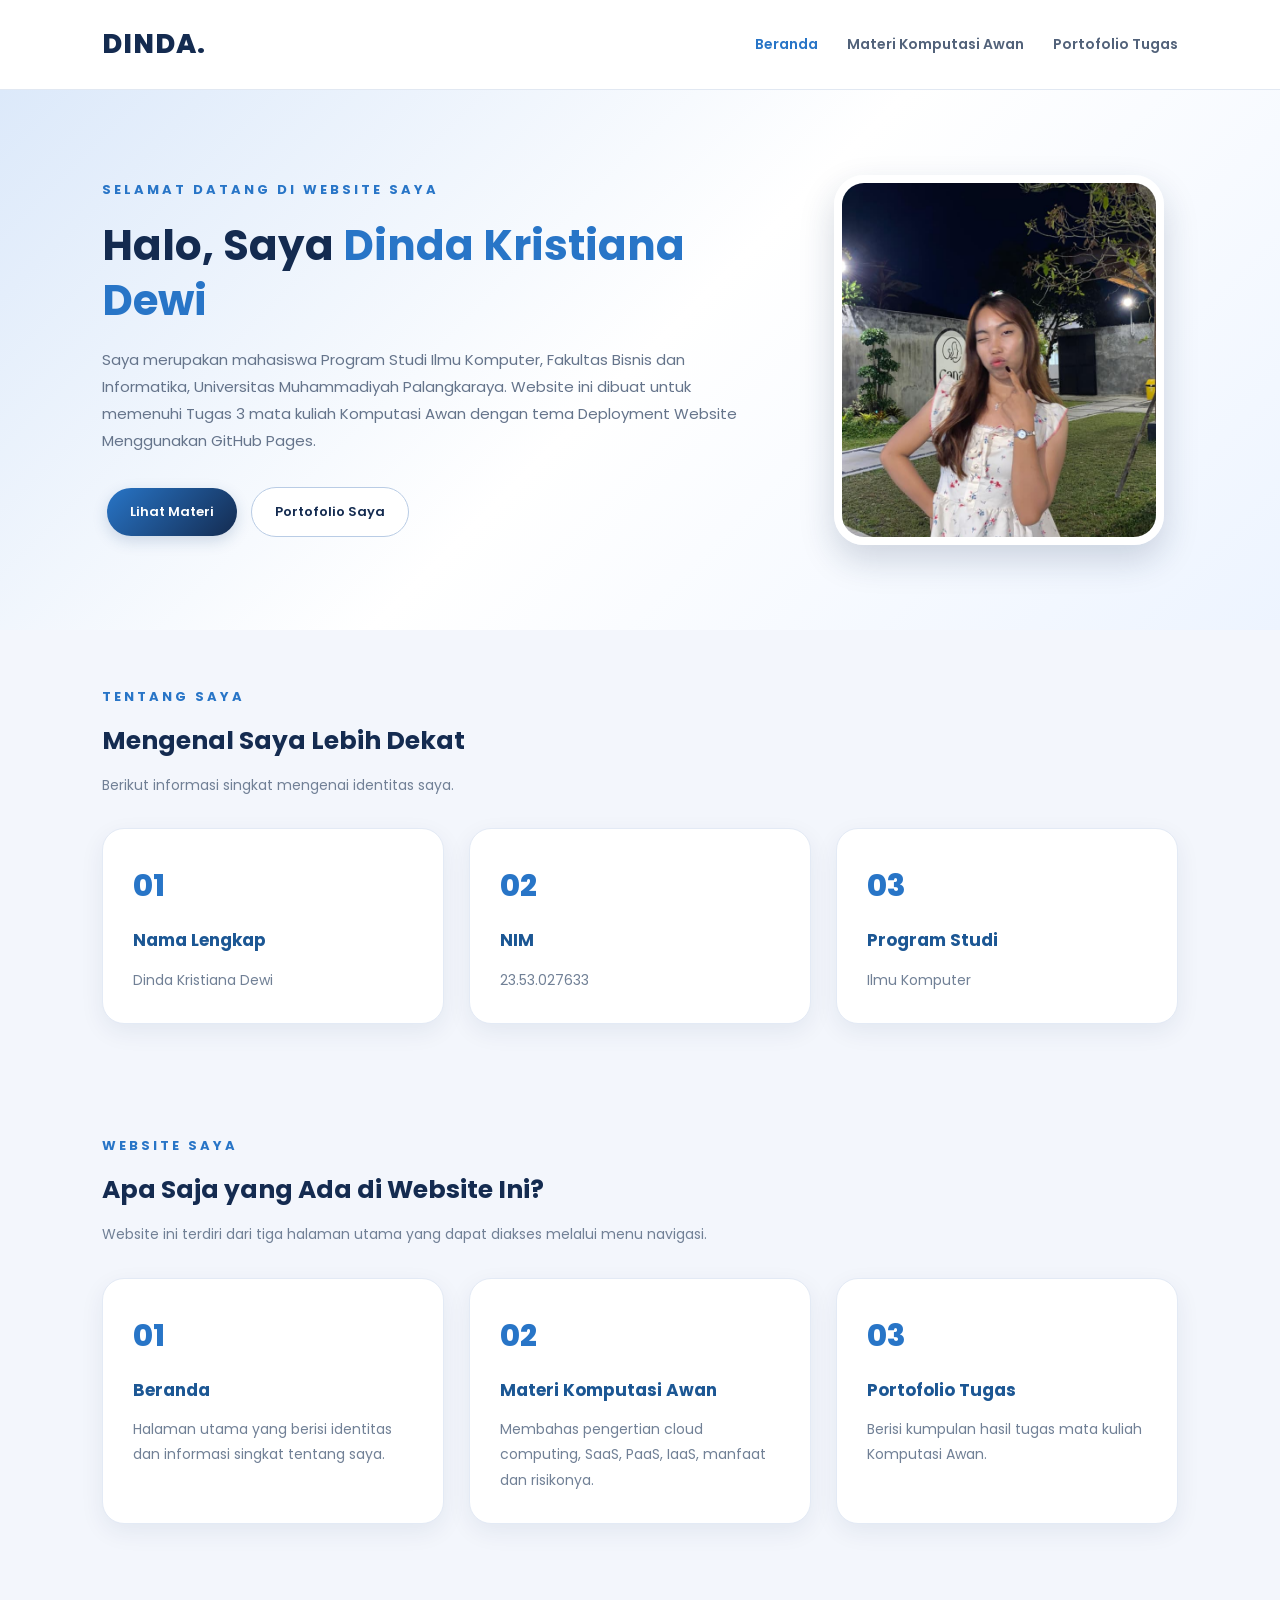
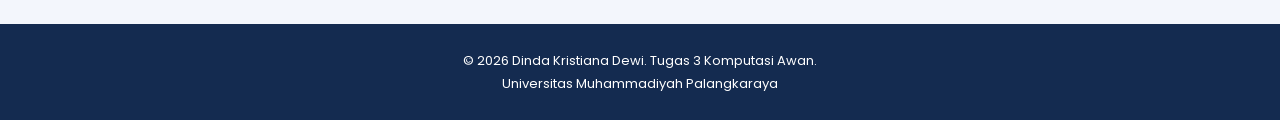
<file: index.html>
<!DOCTYPE html>
<html lang="id">
<head>
    <meta charset="UTF-8">
    <meta name="viewport" content="width=device-width, initial-scale=1.0">

    <title>Beranda | Dinda Kristiana Dewi</title>

    <!-- Menghubungkan CSS -->
    <link rel="stylesheet" href="Aset/Css/style.css">
</head>

<body>

    <!-- BAGIAN HEADER -->
    <header>
        <a href="index.html" class="brand">DINDA.</a>

        <nav>
            <a href="index.html" class="active">Beranda</a>
            <a href="materi.html">Materi Komputasi Awan</a>
            <a href="portofolio.html">Portofolio Tugas</a>
        </nav>
    </header>


    <!-- BAGIAN BERANDA -->
    <section class="hero">
        <div class="hero-grid">

            <div class="hero-text">

                <p class="eyebrow">
                    SELAMAT DATANG DI WEBSITE SAYA
                </p>

                <h1>
                    Halo, Saya
                    <span>Dinda Kristiana Dewi</span>
                </h1>

                <p class="lead">
                    Saya merupakan mahasiswa Program Studi
                    Ilmu Komputer, Fakultas Bisnis dan Informatika,
                    Universitas Muhammadiyah Palangkaraya.

                    Website ini dibuat untuk memenuhi Tugas 3
                    mata kuliah Komputasi Awan dengan tema
                    Deployment Website Menggunakan GitHub Pages.
                </p>

                <div class="actions">
                    <a href="materi.html" class="btn">
                        Lihat Materi
                    </a>

                    <a href="portofolio.html" class="btn btn-outline">
                        Portofolio Saya
                    </a>
                </div>

            </div>


            <!-- FOTO PROFIL -->
            <div class="profile-wrap">
    <img src="./Aset/Image/Dinda.jpeg"
         alt="Foto Dinda Kristiana Dewi">
</div>

        </div>
    </section>


    <!-- BAGIAN TENTANG SAYA -->
    <section class="section">

        <p class="eyebrow">TENTANG SAYA</p>

        <h2 class="section-title">
            Mengenal Saya Lebih Dekat
        </h2>

        <p class="section-desc">
            Berikut informasi singkat mengenai identitas saya.
        </p>

        <div class="cards">

            <div class="card">
                <div class="number">01</div>
                <h3>Nama Lengkap</h3>
                <p>Dinda Kristiana Dewi</p>
            </div>

            <div class="card">
                <div class="number">02</div>
                <h3>NIM</h3>
                <p>23.53.027633</p>
            </div>

            <div class="card">
                <div class="number">03</div>
                <h3>Program Studi</h3>
                <p>Ilmu Komputer</p>
            </div>

        </div>

    </section>


    <!-- BAGIAN INFORMASI WEBSITE -->
    <section class="section">

        <p class="eyebrow">WEBSITE SAYA</p>

        <h2 class="section-title">
            Apa Saja yang Ada di Website Ini?
        </h2>

        <p class="section-desc">
            Website ini terdiri dari tiga halaman utama
            yang dapat diakses melalui menu navigasi.
        </p>

        <div class="cards">

            <div class="card">
                <div class="number">01</div>
                <h3>Beranda</h3>
                <p>
                    Halaman utama yang berisi identitas
                    dan informasi singkat tentang saya.
                </p>
            </div>

            <div class="card">
                <div class="number">02</div>
                <h3>Materi Komputasi Awan</h3>
                <p>
                    Membahas pengertian cloud computing,
                    SaaS, PaaS, IaaS, manfaat dan risikonya.
                </p>
            </div>

            <div class="card">
                <div class="number">03</div>
                <h3>Portofolio Tugas</h3>
                <p>
                    Berisi kumpulan hasil tugas mata kuliah
                    Komputasi Awan.
                </p>
            </div>

        </div>

    </section>


    <!-- BAGIAN FOOTER -->
    <footer>
        <p>
            © 2026 Dinda Kristiana Dewi.
            Tugas 3 Komputasi Awan.
        </p>

        <p>
            Universitas Muhammadiyah Palangkaraya
        </p>
    </footer>

</body>
</html>
</file>
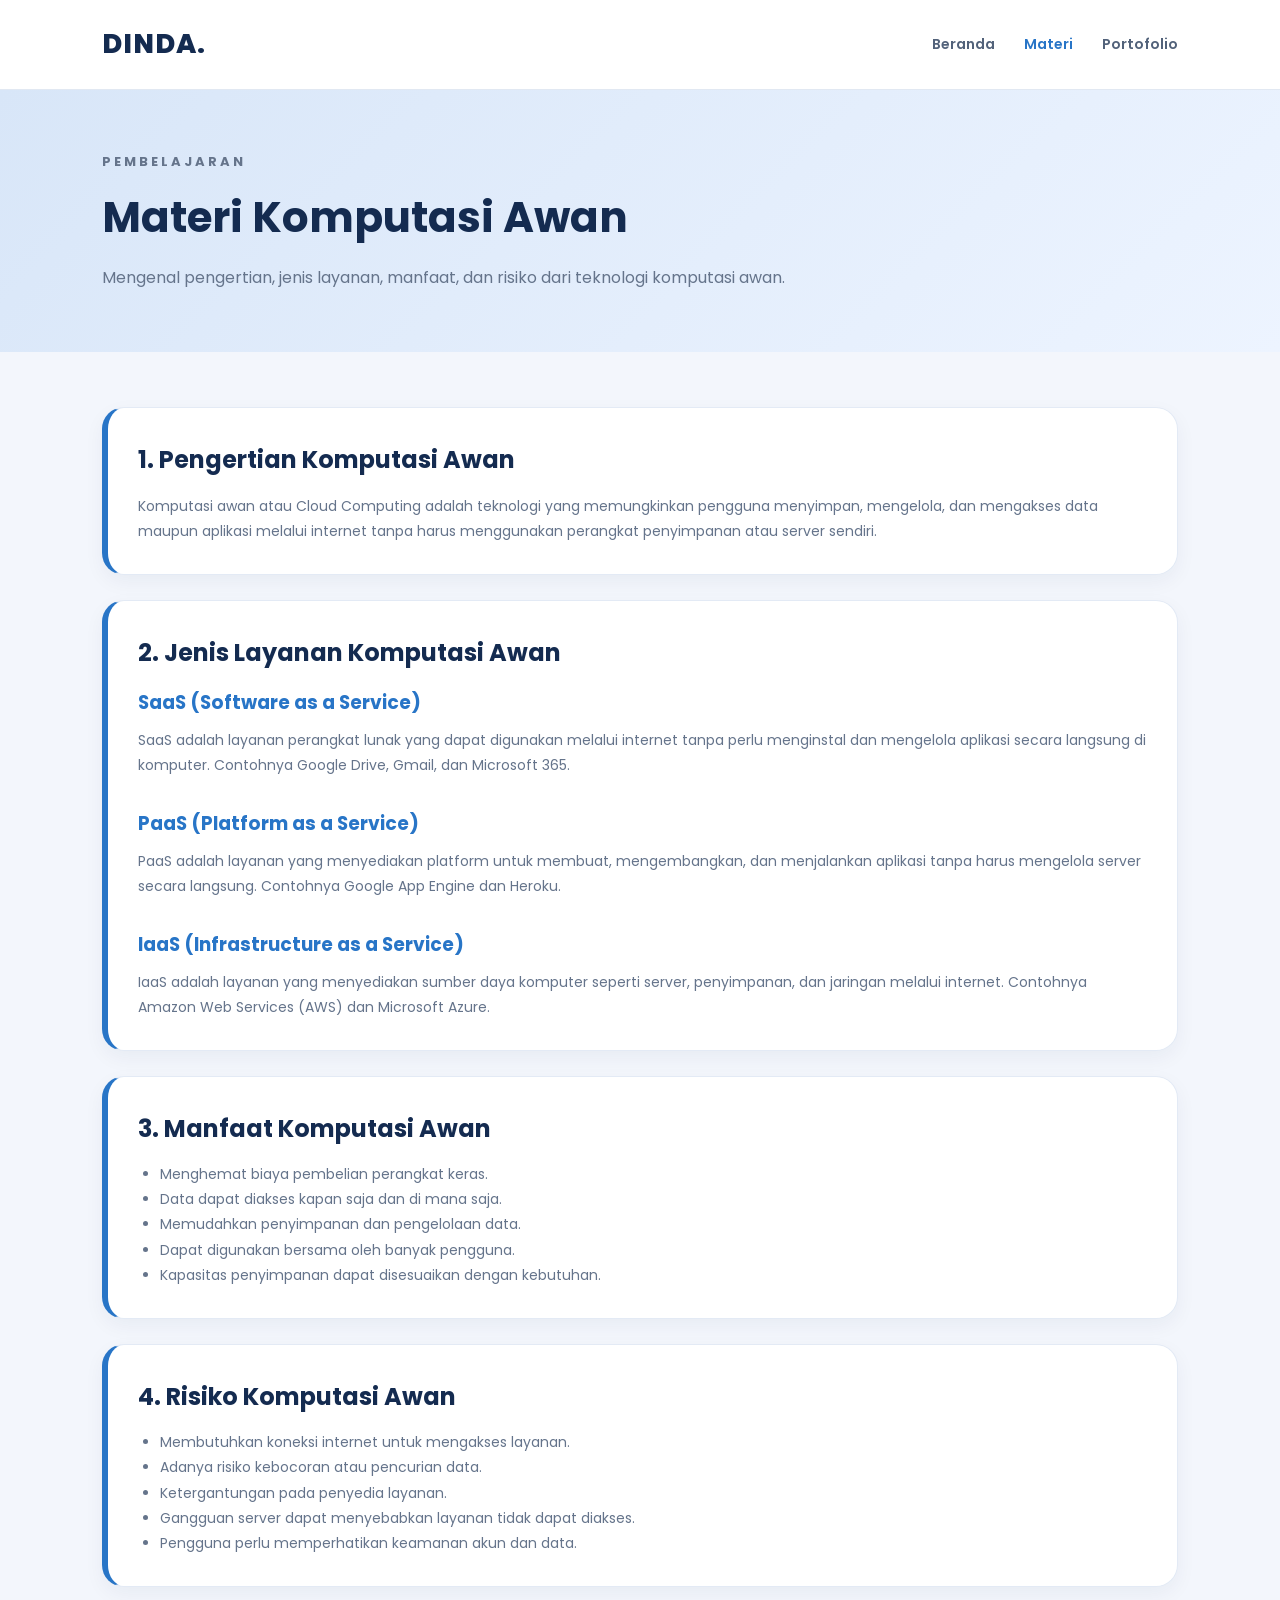
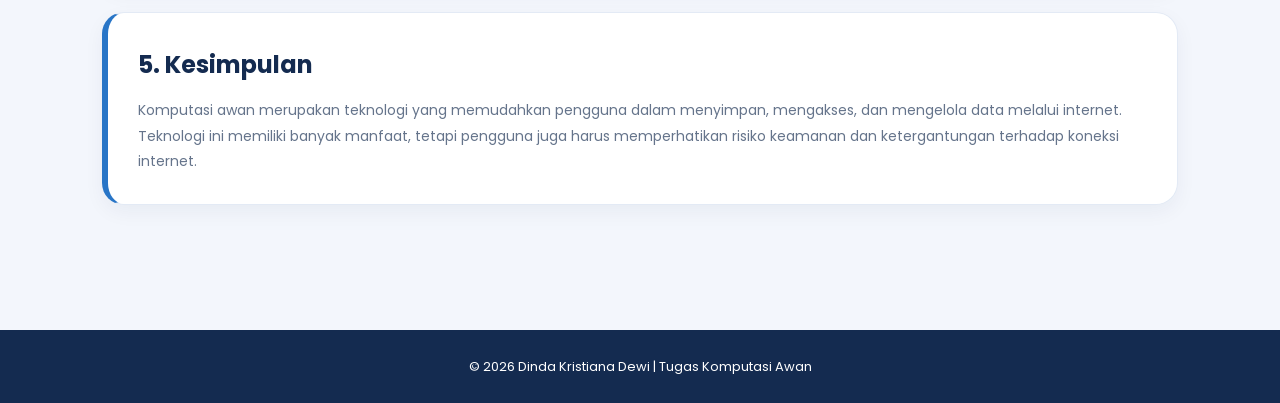
<file: materi.html>
<!DOCTYPE html>
<html lang="id">
<head>
    <meta charset="UTF-8">
    <meta name="viewport" content="width=device-width, initial-scale=1.0">
    <title>Materi Komputasi Awan - Dinda</title>
    <link rel="stylesheet" href="Aset/Css/style.css">
</head>
<body>

    <!-- HEADER -->
    <header>
        <a href="index.html" class="brand">DINDA.</a>

        <nav>
            <a href="index.html">Beranda</a>
            <a href="materi.html" class="active">Materi</a>
            <a href="portofolio.html">Portofolio</a>
        </nav>
    </header>

    <!-- JUDUL HALAMAN -->
    <section class="page-head">
        <p class="eyebrow">PEMBELAJARAN</p>
        <h1>Materi Komputasi Awan</h1>
        <p>
            Mengenal pengertian, jenis layanan, manfaat, dan risiko
            dari teknologi komputasi awan.
        </p>
    </section>

    <!-- ISI MATERI -->
    <main class="container">

        <div class="content-box">
            <h2>1. Pengertian Komputasi Awan</h2>
            <p>
                Komputasi awan atau Cloud Computing adalah teknologi
                yang memungkinkan pengguna menyimpan, mengelola, dan
                mengakses data maupun aplikasi melalui internet tanpa
                harus menggunakan perangkat penyimpanan atau server
                sendiri.
            </p>
        </div>

        <div class="content-box">
            <h2>2. Jenis Layanan Komputasi Awan</h2>

            <h3>SaaS (Software as a Service)</h3>
            <p>
                SaaS adalah layanan perangkat lunak yang dapat digunakan
                melalui internet tanpa perlu menginstal dan mengelola
                aplikasi secara langsung di komputer.
                Contohnya Google Drive, Gmail, dan Microsoft 365.
            </p>

            <br>

            <h3>PaaS (Platform as a Service)</h3>
            <p>
                PaaS adalah layanan yang menyediakan platform untuk
                membuat, mengembangkan, dan menjalankan aplikasi
                tanpa harus mengelola server secara langsung.
                Contohnya Google App Engine dan Heroku.
            </p>

            <br>

            <h3>IaaS (Infrastructure as a Service)</h3>
            <p>
                IaaS adalah layanan yang menyediakan sumber daya
                komputer seperti server, penyimpanan, dan jaringan
                melalui internet.
                Contohnya Amazon Web Services (AWS) dan Microsoft Azure.
            </p>
        </div>

        <div class="content-box">
            <h2>3. Manfaat Komputasi Awan</h2>
            <ul>
                <li>Menghemat biaya pembelian perangkat keras.</li>
                <li>Data dapat diakses kapan saja dan di mana saja.</li>
                <li>Memudahkan penyimpanan dan pengelolaan data.</li>
                <li>Dapat digunakan bersama oleh banyak pengguna.</li>
                <li>Kapasitas penyimpanan dapat disesuaikan dengan kebutuhan.</li>
            </ul>
        </div>

        <div class="content-box">
            <h2>4. Risiko Komputasi Awan</h2>
            <ul>
                <li>Membutuhkan koneksi internet untuk mengakses layanan.</li>
                <li>Adanya risiko kebocoran atau pencurian data.</li>
                <li>Ketergantungan pada penyedia layanan.</li>
                <li>Gangguan server dapat menyebabkan layanan tidak dapat diakses.</li>
                <li>Pengguna perlu memperhatikan keamanan akun dan data.</li>
            </ul>
        </div>

        <div class="content-box">
            <h2>5. Kesimpulan</h2>
            <p>
                Komputasi awan merupakan teknologi yang memudahkan
                pengguna dalam menyimpan, mengakses, dan mengelola
                data melalui internet. Teknologi ini memiliki banyak
                manfaat, tetapi pengguna juga harus memperhatikan
                risiko keamanan dan ketergantungan terhadap koneksi
                internet.
            </p>
        </div>

    </main>

    <!-- FOOTER -->
    <footer>
        <p>© 2026 Dinda Kristiana Dewi | Tugas Komputasi Awan</p>
    </footer>

</body>
</html>
</file>
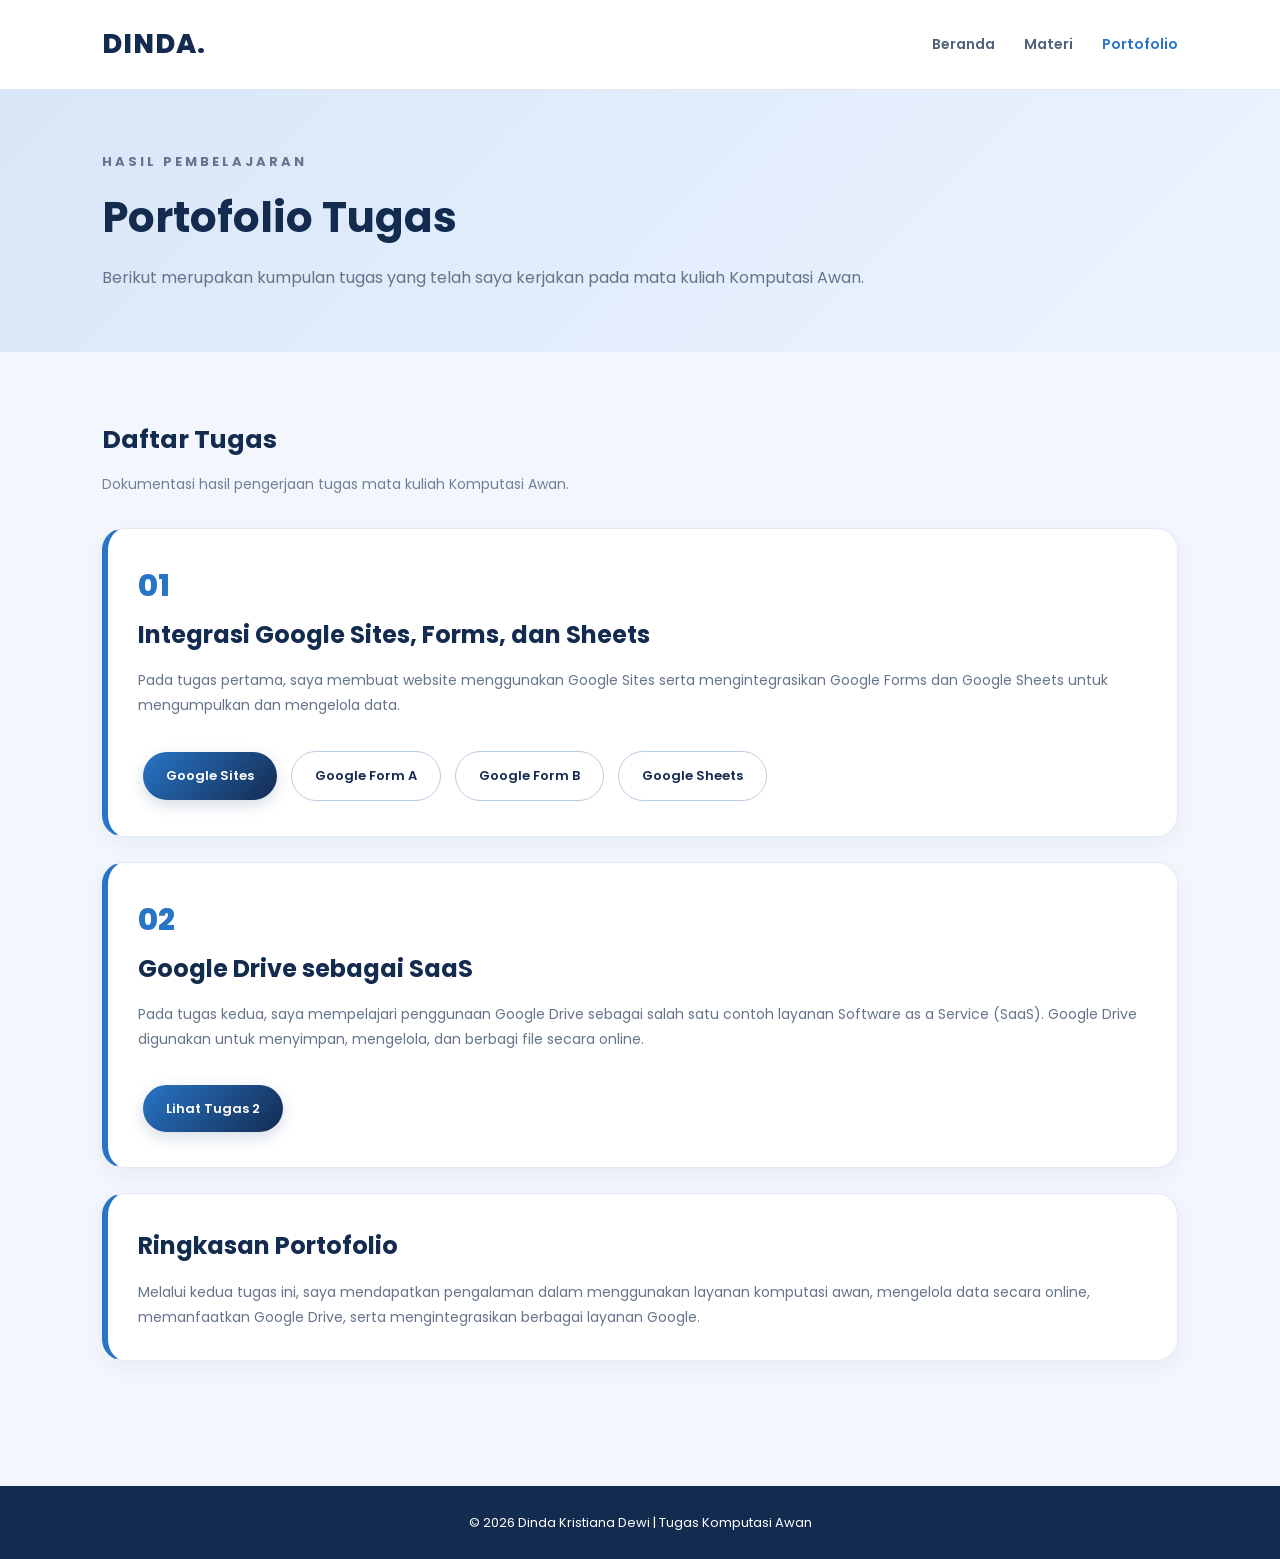
<file: portofolio.html>
<!DOCTYPE html>
<html lang="id">
<head>
    <meta charset="UTF-8">
    <meta name="viewport" content="width=device-width, initial-scale=1.0">
    <title>Portofolio Tugas - Dinda</title>
    <link rel="stylesheet" href="Aset/Css/style.css">
</head>
<body>

    <header>
        <a href="index.html" class="brand">DINDA.</a>

        <nav>
            <a href="index.html">Beranda</a>
            <a href="materi.html">Materi</a>
            <a href="portofolio.html" class="active">Portofolio</a>
        </nav>
    </header>

    <section class="page-head">
        <p class="eyebrow">HASIL PEMBELAJARAN</p>
        <h1>Portofolio Tugas</h1>
        <p>
            Berikut merupakan kumpulan tugas yang telah saya kerjakan
            pada mata kuliah Komputasi Awan.
        </p>
    </section>

    <main class="container">

        <h2 class="section-title">Daftar Tugas</h2>

        <p class="section-desc">
            Dokumentasi hasil pengerjaan tugas mata kuliah Komputasi Awan.
        </p>

        <!-- TUGAS 1 -->
        <div class="content-box">
            <div class="number">01</div>
            <h2>Integrasi Google Sites, Forms, dan Sheets</h2>

            <p>
                Pada tugas pertama, saya membuat website menggunakan
                Google Sites serta mengintegrasikan Google Forms
                dan Google Sheets untuk mengumpulkan dan mengelola data.
            </p>

            <div class="actions">
                <a href="https://sites.google.com/view/dinda-kristiana-dewi-website/halaman-muka"
                   target="_blank" class="btn">
                    Google Sites
                </a>

                <a href="https://forms.gle/54koTPZCRcYa4huo9"
                   target="_blank" class="btn btn-outline">
                    Google Form A
                </a>

                <a href="https://forms.gle/b2FoFNrUfCAvrwfn6"
                   target="_blank" class="btn btn-outline">
                    Google Form B
                </a>

                <a href="https://docs.google.com/spreadsheets/d/18YKSYPv7lZ52NWj-DT31B6BizUSXz1nj4eK07Pp5jTg/edit?usp=sharing"
                   target="_blank" class="btn btn-outline">
                    Google Sheets
                </a>
            </div>
        </div>

        <!-- TUGAS 2 -->
        <div class="content-box">
            <div class="number">02</div>
            <h2>Google Drive sebagai SaaS</h2>

            <p>
                Pada tugas kedua, saya mempelajari penggunaan Google Drive
                sebagai salah satu contoh layanan Software as a Service
                (SaaS). Google Drive digunakan untuk menyimpan,
                mengelola, dan berbagi file secara online.
            </p>

            <div class="actions">
                <a href="https://drive.google.com/drive/folders/1Swt7PTtfOWV6Decm5WlqFrGhuLzVA7vA?hl=ID"
                   target="_blank" class="btn">
                    Lihat Tugas 2
                </a>
            </div>
        </div>

        <!-- KESIMPULAN -->
        <div class="content-box">
            <h2>Ringkasan Portofolio</h2>

            <p>
                Melalui kedua tugas ini, saya mendapatkan pengalaman
                dalam menggunakan layanan komputasi awan, mengelola
                data secara online, memanfaatkan Google Drive,
                serta mengintegrasikan berbagai layanan Google.
            </p>
        </div>

    </main>

    <footer>
        <p>© 2026 Dinda Kristiana Dewi | Tugas Komputasi Awan</p>
    </footer>

</body>
</html>
</file>
<file: Aset/Css/style.css>
@import url('https://fonts.googleapis.com/css2?family=Poppins:wght@400;500;600;700;800&display=swap');

* {
    margin: 0;
    padding: 0;
    box-sizing: border-box;
    scroll-behavior: smooth;
}

body {
    font-family: 'Poppins', sans-serif;
    background: #f3f6fc;
    color: #26344d;
    line-height: 1.8;
}

/* HEADER */
header {
    background: #ffffff;
    padding: 20px 8%;
    display: flex;
    justify-content: space-between;
    align-items: center;
    border-bottom: 1px solid #e1e8f2;
    box-shadow: 0 4px 20px rgba(15, 35, 70, 0.06);
}

.brand {
    color: #142b50;
    font-size: 27px;
    font-weight: 800;
    text-decoration: none;
    letter-spacing: 1px;
}

nav a {
    text-decoration: none;
    color: #52627a;
    margin-left: 25px;
    font-size: 14px;
    font-weight: 600;
    transition: 0.3s;
}

nav a:hover,
nav a.active {
    color: #2875c7;
}

/* BERANDA */
.hero {
    padding: 85px 8%;
    background: linear-gradient(135deg, #dce9fa, #ffffff, #edf4ff);
}

.hero-grid {
    display: grid;
    grid-template-columns: 1.3fr 0.7fr;
    align-items: center;
    gap: 55px;
}

.eyebrow {
    color: #2875c7;
    font-weight: 700;
    letter-spacing: 3px;
    font-size: 13px;
}

h1 {
    font-size: 42px;
    line-height: 1.3;
    margin: 18px 0;
    color: #142b50;
}

h1 span {
    color: #2875c7;
}

.lead {
    color: #65748b;
    font-size: 15px;
}

/* FOTO PROFIL */
.profile-wrap {
    display: flex;
    justify-content: center;
}

.profile-wrap img {
    width: 100%;
    max-width: 330px;
    height: 370px;
    object-fit: cover;
    border-radius: 30px;
    border: 8px solid white;
    box-shadow: 0 15px 35px rgba(20, 43, 80, 0.18);
}

/* TOMBOL */
.actions {
    margin-top: 28px;
}

.btn {
    display: inline-block;
    padding: 12px 23px;
    background: linear-gradient(135deg, #2875c7, #142b50);
    color: white;
    text-decoration: none;
    border-radius: 30px;
    margin: 5px;
    font-size: 13px;
    font-weight: 600;
    box-shadow: 0 5px 15px rgba(20, 65, 120, 0.18);
    transition: 0.3s;
}

.btn:hover {
    transform: translateY(-4px);
    background: #0d2040;
}

.btn-outline {
    background: white;
    color: #142b50;
    border: 1px solid #b9cce5;
    box-shadow: none;
}

/* BAGIAN KONTEN */
.section,
.container {
    padding: 55px 8%;
}

.section-title {
    margin: 10px 0;
    color: #142b50;
    font-size: 25px;
}

.section-desc {
    color: #718096;
    margin-bottom: 30px;
    font-size: 14px;
}

/* KARTU */
.cards {
    display: grid;
    grid-template-columns: repeat(3, 1fr);
    gap: 25px;
}

.card {
    background: white;
    padding: 30px;
    border-radius: 22px;
    box-shadow: 0 8px 25px rgba(20, 43, 80, 0.07);
    border: 1px solid #e3eaf5;
    transition: 0.3s;
}

.card:hover {
    transform: translateY(-7px);
    box-shadow: 0 15px 30px rgba(20, 43, 80, 0.12);
}

.card h3 {
    color: #1c5794;
    margin: 12px 0;
    font-size: 17px;
}

.card p {
    color: #718096;
    font-size: 14px;
}

.number {
    color: #2875c7;
    font-size: 30px;
    font-weight: 800;
}

/* JUDUL HALAMAN */
.page-head {
    background: linear-gradient(135deg, #d8e6f8, #edf4ff);
    padding: 60px 8%;
}

.page-head h1 {
    color: #142b50;
}

.page-head p {
    color: #65748b;
}

/* KOTAK MATERI */
.content-box {
    background: white;
    padding: 30px;
    margin-bottom: 25px;
    border-radius: 22px;
    border: 1px solid #e3eaf5;
    border-left: 6px solid #2875c7;
    box-shadow: 0 7px 20px rgba(20, 43, 80, 0.05);
}

.content-box h2 {
    color: #142b50;
    margin-bottom: 12px;
}

.content-box h3 {
    color: #2875c7;
    margin-bottom: 8px;
}

.content-box p,
.content-box li {
    color: #65748b;
    font-size: 14px;
}

.content-box ul {
    padding-left: 22px;
}

/* FOOTER */
footer {
    background: #142b50;
    color: white;
    text-align: center;
    padding: 25px;
    margin-top: 45px;
    font-size: 13px;
}

/* TAMPILAN HP */
@media (max-width: 768px) {
    header {
        flex-direction: column;
        gap: 15px;
        padding: 18px 5%;
    }

    nav {
        display: flex;
        justify-content: center;
        flex-wrap: wrap;
        gap: 12px;
    }

    nav a {
        margin: 0;
        font-size: 12px;
    }

    .hero {
        padding: 55px 6%;
    }

    .hero-grid {
        grid-template-columns: 1fr;
        text-align: center;
    }

    .cards {
        grid-template-columns: 1fr;
    }

    h1 {
        font-size: 30px;
    }

    .profile-wrap img {
        max-width: 280px;
        height: 320px;
    }

    .section,
    .container {
        padding: 35px 6%;
    }

    .page-head {
        padding: 40px 6%;
    }

    .content-box {
        padding: 22px;
    }
}
</file>
